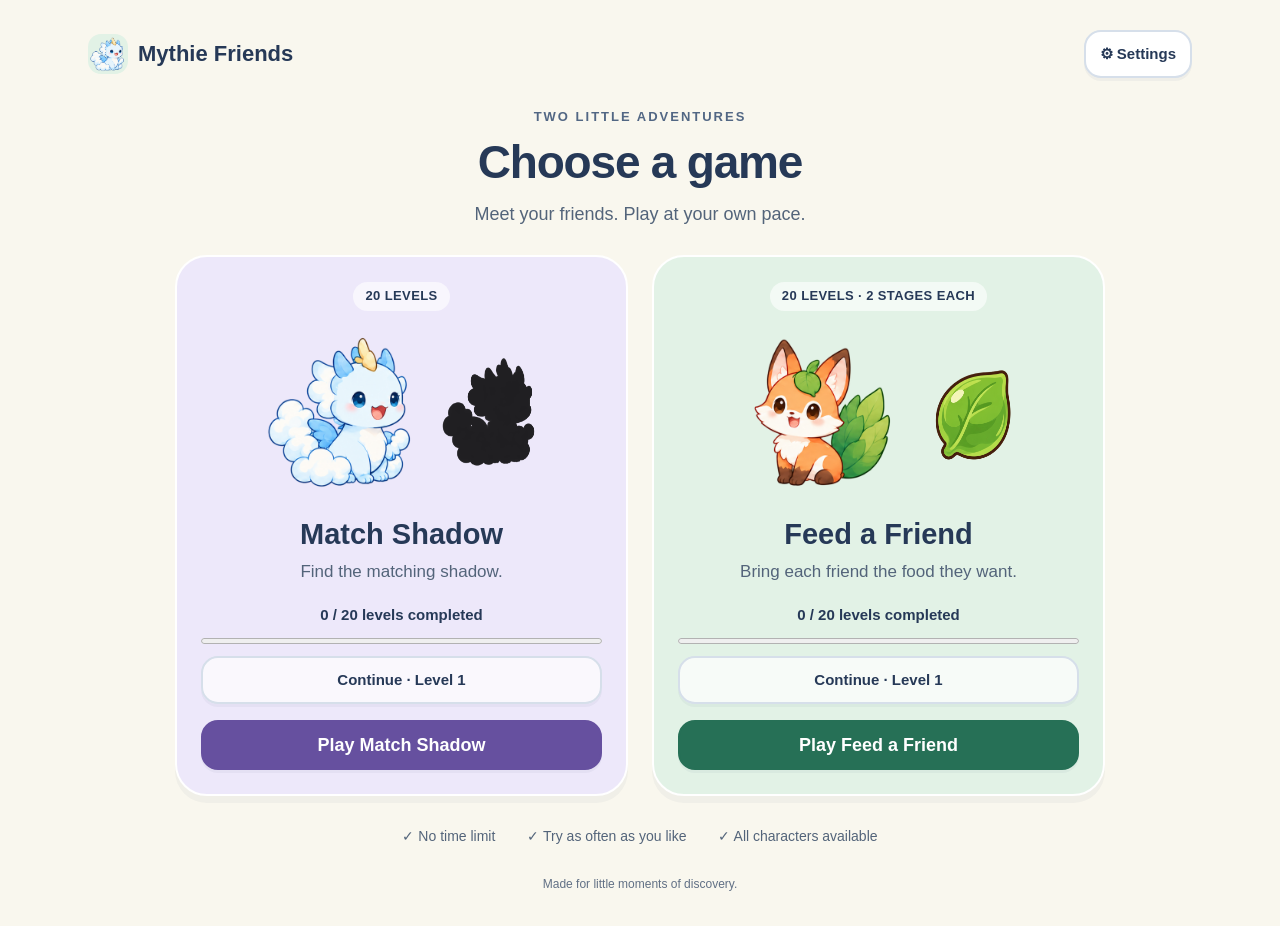
<file: Mythie-Freinds2.0/Mythie-Friends/index.html>
<!DOCTYPE html>
<html lang="en">
<head>
<meta charset="utf-8">
<meta name="viewport" content="width=device-width, initial-scale=1">
<meta name="theme-color" content="#f9f7ee">
<title>Mythie Friends — Two Little Adventures</title>
<link rel="stylesheet" href="style.css">
</head>
<body>
<main id="app" class="app"></main>
<div id="announcer" class="sr-only" aria-live="polite" aria-atomic="true"></div>
<dialog id="modal"></dialog>
<script src="i18n.js"></script>
<script src="audio.js"></script>
<script src="script.js"></script>
</body>
</html>
</file>
<file: Mythie-Freinds2.0/Mythie-Friends/style.css>
:root{--ink:#263957;--muted:#53647a;--cream:#f9f7ee;--blue:#dff0fc;--mint:#e2f2e6;--lav:#ede8fa;--line:#d6dfea;--green:#267056;--purple:#66509f;--shadow:0 7px 0 #2639570a;--radius:28px}
*{box-sizing:border-box}body{margin:0;background:var(--cream);color:var(--ink);font-family:"Trebuchet MS",Arial,sans-serif;font-size:18px;line-height:1.45}button,input{font:inherit}button{cursor:pointer;color:var(--ink);font-weight:700;border:2px solid var(--line);background:#fff;border-radius:17px;min-height:48px;padding:10px 19px;box-shadow:0 3px 0 #2639570b;transition:background .15s,transform .15s,border-color .15s}button:hover:not(:disabled){border-color:#6b82a5;background:#f6faff}button:active:not(:disabled){transform:translateY(2px)}button:focus-visible,input:focus-visible,[tabindex]:focus-visible{outline:4px solid #a35e08;outline-offset:4px}button:disabled{cursor:default;opacity:.6}svg{display:block;width:100%;height:100%;overflow:visible;pointer-events:none}h1,h2,h3,p{margin:0}h1{font-size:clamp(30px,4vw,46px);line-height:1.13;letter-spacing:-1.2px}h2{font-size:clamp(26px,3vw,34px);line-height:1.2}h3{font-size:23px}p{color:var(--muted)}.app{max-width:1160px;margin:auto;padding:24px 28px 32px;min-height:100dvh;position:relative}.topbar{display:flex;align-items:center;justify-content:space-between;gap:14px;min-height:60px;margin-bottom:22px}.brand{font-size:22px;font-weight:900;display:flex;align-items:center;gap:10px}.brand-mark{height:40px;width:40px;background:var(--mint);border-radius:13px;display:grid;place-items:center;font-size:24px}.tools{display:flex;gap:8px;align-items:center}.small{font-size:15px;padding:9px 14px}.kicker{font-size:13px;font-weight:900;letter-spacing:2px;color:#526784;text-transform:uppercase;margin-bottom:10px}.intro{text-align:center;margin:24px auto 28px}.intro p{margin-top:12px}.game-grid{display:grid;grid-template-columns:1fr 1fr;gap:24px;max-width:930px;margin:0 auto}.game-card{border:2px solid #fff;border-radius:32px;box-shadow:var(--shadow);overflow:hidden;background:var(--lav);padding:24px;text-align:center;position:relative}.game-card.feed{background:var(--mint)}.game-card .art-row{height:188px;display:flex;justify-content:center;align-items:center;gap:8px;margin:6px 0 12px}.art-row>div{width:170px;height:180px}.art-row>div.mini-art{width:110px;height:130px}.game-card h2{font-size:29px}.game-card p{margin:8px 0 20px;font-size:17px}.pill{display:inline-block;border-radius:100px;font-size:13px;letter-spacing:.4px;font-weight:900;background:#ffffff9c;padding:5px 12px}.primary{background:var(--purple);color:white;border-color:var(--purple);min-width:160px}.primary:hover:not(:disabled){background:#554186;color:#fff;border-color:#554186}.green{background:var(--green);border-color:var(--green)}.green:hover:not(:disabled){background:#19543f;border-color:#19543f}.game-card .primary{width:100%}.home-foot{display:flex;justify-content:center;gap:12px;flex-wrap:wrap;font-size:14px;color:var(--muted);margin:26px 0}.home-foot span{padding:4px 10px}.level-wrap{max-width:870px;margin:auto}.level-grid{display:grid;grid-template-columns:repeat(5,1fr);gap:16px;margin:28px 0}.level-btn{min-height:125px;padding:15px 8px;display:flex;flex-direction:column;align-items:center;justify-content:center;gap:4px;background:var(--blue);position:relative}.level-btn strong{font-size:32px}.level-btn span{font-size:13px;color:var(--muted)}.level-btn.done{background:var(--mint);border-color:#8ab6a3}.level-btn.done:after{content:'✓';position:absolute;right:10px;top:6px;color:var(--green)}.level-help{padding:20px 24px;background:white;border:1px solid var(--line);border-radius:22px;font-size:16px}.level-help p+p{margin-top:8px}.game-heading{text-align:center;flex:1}.game-heading h1{font-size:26px;letter-spacing:-.5px}.badges{display:flex;gap:8px;justify-content:center;margin-top:7px}.badge{background:var(--blue);padding:4px 14px;border-radius:100px;font-size:14px;font-weight:900}.instruction{text-align:center;font-size:22px;font-weight:900;margin:16px 0 18px}.board{background:var(--mint);border:2px solid #fff;border-radius:var(--radius);padding:18px;box-shadow:var(--shadow)}.characters{display:grid;gap:15px;grid-template-columns:repeat(var(--count),minmax(0,1fr))}.target{border:2px solid transparent;border-radius:24px;padding:12px;text-align:center;position:relative;background:#ffffff45;min-width:0}.target .creature{height:180px;max-width:220px;margin:0 auto}.target-name{font-size:17px;font-weight:900;margin-top:4px}.target.selected{border-color:#687bad;background:#ffffffad}.target.matched{border-color:#619981;background:#fff9}.target.matched:after{content:'✓';position:absolute;top:10px;right:12px;border-radius:100%;background:#267056;color:white;width:30px;height:30px;font-weight:900;display:grid;place-items:center}.target-btn{box-shadow:none;background:transparent;border:0;border-radius:16px;padding:0;width:100%;display:block}.target-btn:hover:not(:disabled){background:#fff8}.target-btn:disabled{opacity:1}.many .target .creature{height:140px}.many .target{padding:9px 4px}.tray{background:var(--lav);border:2px solid #fff;border-radius:var(--radius);padding:18px;margin-top:18px;box-shadow:var(--shadow)}.choices{display:grid;grid-template-columns:repeat(var(--count),minmax(0,1fr));gap:15px;max-width:850px;margin:auto}.choice{position:relative;border:2px solid #d7d5e4;border-radius:22px;background:#fffcf7;padding:10px;min-width:0;display:flex;flex-direction:column;align-items:center;justify-content:center}.choice .creature{height:150px;max-width:190px;width:100%}.choice .food-art{height:97px;width:115px;max-width:100%}.choice .label{font-size:16px;margin-top:5px;line-height:1.2}.choice.correct{border-color:#568771;background:#e4f4e9;opacity:1}.choice.correct:after{content:'✓';position:absolute;top:6px;right:10px;color:var(--green)}.choice.chosen{border-color:var(--purple);outline:3px solid #66509f40;background:white}.choice.hinted{border:3px dashed #8e640e;background:#fff6d9}.feeding .characters{max-width:820px;margin:auto}.feeding .target{background:#ffffff60}.request{border-radius:20px;background:#fff;border:1px solid #b9cbd5;padding:8px 14px;display:flex;justify-content:center;align-items:center;gap:10px;max-width:350px;margin:0 auto 5px;font-size:17px;font-weight:900;min-height:69px}.request .food-art{height:50px;width:60px;flex-shrink:0}.feeding .creature{height:147px}.bowl{display:flex;align-items:center;justify-content:center;gap:7px;width:100%;max-width:260px;min-height:62px;margin:9px auto 0;border:2px dashed #6b92a7;border-radius:12px 12px 30px 30px;background:#e8f6ff;font-size:16px;box-shadow:none}.bowl.over{background:#fff3c4;border-color:#8c610a;outline:3px solid #edcc85}.bowl.fed{border-style:solid;background:#e4f2e7;border-color:#669982;opacity:1;color:#235740}.bowl .food-art{width:46px;height:40px}.food-choice{touch-action:none;user-select:none;-webkit-user-select:none;cursor:grab}.food-choice:active{cursor:grabbing}.handle{height:4px;width:25px;border-radius:20px;background:#c3bcd7;margin:0 auto 5px}.drag-source{opacity:.35}.drag-ghost{position:fixed;z-index:80;pointer-events:none;width:125px;padding:10px;background:#fff;border:3px solid #66509f;border-radius:22px;box-shadow:0 14px 30px #26395735;transform:translate(-50%,-50%)}.drag-ghost .food-art{height:85px}.drag-ghost .label{font-size:14px;text-align:center;font-weight:700}.feedback-bar{display:flex;align-items:center;gap:14px;min-height:78px;padding:16px 2px}.feedback-bar .status{flex:1;font-weight:700;font-size:18px;text-align:center}.status.success{color:#246044}.status.retry{color:#725313}.hint-btn{background:#fff2c8;border-color:#dbc890}.next-slot:empty{display:none}.help-line{text-align:center;font-size:13px;color:var(--muted);margin-top:3px}.round-end{text-align:center;margin:50px auto;max-width:600px;background:white;border-radius:32px;padding:35px;border:2px solid var(--line)}.round-end .creature{height:180px;width:200px;margin:0 auto 16px}.round-end p{margin:16px 0 24px}.button-row{display:flex;gap:12px;justify-content:center;flex-wrap:wrap}.check-mark{width:64px;height:64px;border-radius:22px;background:var(--mint);font-size:38px;margin:0 auto 20px;color:var(--green)}dialog{color:var(--ink);border:2px solid #d9e0eb;border-radius:28px;padding:28px;max-width:460px;width:calc(100% - 32px);background:#fffcf7;box-shadow:0 25px 80px #14274430}dialog::backdrop{background:#192c4f66}dialog h2{margin-bottom:15px}dialog p{margin-bottom:20px}.setting{display:flex;gap:15px;align-items:center;justify-content:space-between;padding:17px 0;border-top:1px solid var(--line)}.setting label{font-weight:700}.setting small{display:block;color:var(--muted);font-size:13px;font-weight:400}.setting input{width:25px;height:25px;accent-color:var(--green)}dialog .primary{width:100%;margin-top:18px}.sr-only{position:absolute;width:1px;height:1px;padding:0;margin:-1px;overflow:hidden;clip:rect(0,0,0,0);white-space:nowrap;border:0}.fade-in{animation:appear .24s ease-out}@keyframes appear{from{opacity:.45;transform:translateY(5px)}to{opacity:1;transform:none}}body.reduced *,body.reduced *:before,body.reduced *:after{animation:none!important;transition:none!important;scroll-behavior:auto!important}footer{text-align:center;font-size:12px;color:#617085;margin-top:26px}.mobile-title{display:none}
@media(prefers-reduced-motion:reduce){*{animation:none!important;transition:none!important}}
@media(max-width:760px){.app{padding:16px}.topbar{gap:8px;flex-wrap:wrap;margin-bottom:12px}.game-heading{order:3;flex-basis:100%;margin-top:8px}.brand{font-size:19px}.tools .small{padding:8px 11px;font-size:13px}.game-grid{gap:15px}.game-card{padding:18px 14px}.game-card .art-row{height:145px}.art-row>div{height:135px;width:125px}.art-row>div.mini-art{width:75px;height:90px}.game-card h2{font-size:23px}.game-card p{font-size:15px;min-height:44px}.level-grid{gap:10px}.level-btn{min-height:105px}.characters,.choices{gap:10px}.target .creature{height:155px}.choice .creature{height:125px}.many .target .creature{height:108px}.board,.tray{padding:12px}.request{font-size:15px;padding:7px;gap:4px}.request .food-art{width:43px;height:44px}.feeding .creature{height:130px}.feedback-bar{flex-wrap:wrap;gap:8px}.feedback-bar .status{font-size:16px;min-width:140px}.choice .label{font-size:14px}.choice .food-art{height:76px;width:90px}.instruction{font-size:20px}.bowl{font-size:14px;min-height:59px}.help-line{font-size:12px}}
@media(max-width:480px){.game-grid{grid-template-columns:1fr}.game-card{padding:18px 22px}.game-card .art-row{height:125px;margin:0}.game-card p{min-height:0;margin:6px 0 14px}.intro{margin:16px 0 22px}.intro p{font-size:16px}.level-grid{grid-template-columns:repeat(2,1fr)}.level-btn{min-height:87px;flex-direction:row;gap:15px}.level-btn strong{font-size:28px}.characters.many{grid-template-columns:repeat(2,1fr)}.choices.four{grid-template-columns:repeat(2,1fr)}.target{padding:6px}.target .creature{height:136px}.feeding .creature{height:106px}.request{flex-direction:column;font-size:13px;gap:0;min-height:94px}.request .food-art{height:42px;width:48px}.feeding .target-name{font-size:15px}.bowl{font-size:12px;min-height:53px;padding:7px}.choice .creature{height:100px}.choice{padding:7px}.choice .food-art{height:70px}.feedback-bar .status{order:3;flex-basis:100%;min-height:26px}.next-slot{margin-left:auto}.home-foot{gap:0;margin:17px 0}.round-end{padding:24px 18px;margin:25px auto}}

/* Unmodified, original PNG atlases; each cell is displayed without other cells. */
:root{--original-characters:url("assets/characters.png");--original-foods:url("assets/original-foods.png")}
.sprite-viewport{display:flex;align-items:center;justify-content:center;width:100%;height:100%;pointer-events:none}
.original-character,.original-food{display:block;flex:none;height:100%;aspect-ratio:1;max-width:100%;background-repeat:no-repeat;pointer-events:none}
.original-character{background-image:var(--original-characters);background-size:400% 200%}
.original-food{background-image:var(--original-foods);background-size:300% 200%}
.original-shadow{filter:brightness(0);opacity:.87}

/* Correct shadow answers travel down and stay in their destination. */
.shadow-flyer{position:fixed;z-index:100;pointer-events:none;transform-origin:top left}
.shadow-game .target.matched .creature{visibility:hidden}
.shadow-game .target.matched{border-style:dashed;background:#ffffff35}
.new-food{display:block;flex:none;height:100%;aspect-ratio:1;max-width:100%;background-size:contain;background-position:center;background-repeat:no-repeat;pointer-events:none}
.feeding .characters:has(>.target:nth-child(3)){max-width:100%}
.feeding .characters:has(>.target:nth-child(3)) .request{font-size:15px}
@media(max-width:760px){.feeding .characters.many{grid-template-columns:repeat(3,minmax(0,1fr));gap:5px}.feeding .many .request{flex-direction:column;min-height:105px;font-size:12px!important;padding:5px}.feeding .many .target .creature{height:105px}.feeding .many .target-name{font-size:14px}.feeding .many .bowl{font-size:12px;padding:6px;min-height:64px}.feeding .many .target{padding:5px 2px}}
@media(max-width:480px){.feeding .many .target .creature{height:83px}.feeding .many .request .food-art{width:42px;height:42px}.feeding .many .bowl{font-size:11px}.feeding .many .bowl .food-art{width:28px;height:28px;flex-shrink:0}.feeding .many .bowl.fed{flex-direction:column}.feeding .many .target-name{font-size:13px}}
.food-flame{background-image:url("assets/flame-cookie.png")}.food-shell{background-image:url("assets/shell-jelly.png")}.food-flower{background-image:url("assets/flower-cookie.png")}
/* Touch layouts and Thai typography. Keep all three feeding bowls in one row. */
html{scroll-padding:16px}body{font-family:"Trebuchet MS",Tahoma,Arial,sans-serif}
button{touch-action:manipulation}select{font:inherit;min-height:48px;max-width:55%;border:2px solid var(--line);border-radius:12px;background:white;color:var(--ink);padding:8px}
select:focus-visible{outline:4px solid #a35e08;outline-offset:3px}
html[lang="th"] h1,html[lang="th"] h2{line-height:1.4;letter-spacing:0}
html[lang="th"] .kicker{letter-spacing:0}
.setting input{flex-shrink:0;width:32px;height:32px;margin:6px;cursor:pointer}
.setting:has(input){min-height:64px}.setting label{flex:1;cursor:pointer}
.mute-button{width:100%;margin:8px 0 16px;background:var(--lav)}
dialog{max-height:calc(100dvh - 32px);overflow-y:auto;overscroll-behavior:contain}
dialog .settings-note{font-size:13px;margin:12px 0 0}
.food-choice{touch-action:none}.request span,.label{overflow-wrap:anywhere}
@media(max-width:760px){
 .tools{flex-wrap:wrap;justify-content:flex-end}.topbar>.brand{flex:1;justify-content:center}
 .topbar:has(.game-heading)>.small{margin-right:auto}
 .topbar:has(.game-heading) .tools{gap:5px}.tools .small{font-size:12px;padding:8px}
 .game-heading{margin-top:0}.game-heading h1{font-size:23px}.instruction{margin:8px 0 12px}
}
@media(max-width:480px){
 .app{padding:12px max(10px,env(safe-area-inset-right)) max(18px,env(safe-area-inset-bottom)) max(10px,env(safe-area-inset-left))}
 .topbar{gap:6px}.topbar>.brand{font-size:16px;gap:5px}.brand-mark{width:30px;height:30px;flex-shrink:0}
 .topbar>.small{padding:8px 10px;font-size:13px}.topbar:has(.game-heading){margin-bottom:8px}
 .game-heading h1{font-size:21px}.badge{font-size:12px;padding:3px 10px}.badges{margin-top:4px}
 .board,.tray{padding:8px;border-radius:20px}.tray{margin-top:10px}
 .instruction{font-size:17px}.feeding .characters{gap:5px}
 .feeding .target .creature,.feeding .many .target .creature{height:clamp(62px,20vw,85px)}
 .feeding .request,.feeding .many .request{min-height:84px;font-size:12px!important;padding:4px;line-height:1.35}
 .feeding .request .food-art{height:36px;width:40px}.feeding .target-name{font-size:13px;margin-top:0}
 .feeding .bowl,.feeding .many .bowl{font-size:12px;min-height:58px;padding:6px 3px;line-height:1.3;margin-top:5px}
 .feeding .bowl.fed{flex-direction:column;gap:0}.bowl .food-art{height:25px;width:28px}
 .feeding .choices.four{grid-template-columns:repeat(4,minmax(0,1fr));gap:5px}
 .feeding .choice{padding:5px 3px;min-height:97px}.feeding .choice .food-art{height:52px;width:58px}
 .feeding .choice .label{font-size:12px;line-height:1.35;margin-top:2px}.handle{margin-bottom:2px;width:20px}
 .feedback-bar{padding:10px 0;min-height:64px}.feedback-bar .status{font-size:14px;line-height:1.4}
 .feedback-bar .primary{font-size:14px;min-width:130px}.help-line{font-size:11px}
 .level-btn{gap:8px}.level-btn span{font-size:12px}.level-help{padding:16px;font-size:15px}
 dialog{padding:20px}dialog h2{font-size:25px}.setting{padding:12px 0;font-size:16px}
 .game-card h2{font-size:25px}
}
@media(max-height:500px) and (orientation:landscape){
 .feeding .board{padding:6px}.feeding .request{min-height:48px;flex-direction:row;font-size:12px!important}
 .feeding .target .creature,.feeding .many .target .creature{height:64px}
 .feeding .bowl{min-height:48px}.feeding .tray{position:sticky;bottom:6px;z-index:5}
 .feeding .choice .food-art{height:40px}.feeding .choice{padding:4px}.feeding .choice .label{font-size:12px}
}
@font-face{font-family:MythieThai;src:url("assets/NotoSansThai.ttf") format("truetype");font-weight:100 900;font-style:normal;font-display:swap}
html[lang="th"] body{font-family:MythieThai,Tahoma,Arial,sans-serif}
/* Forty-level edition: progress, replay, and readable five-choice boards. */
.progress-card{display:grid;gap:9px;margin:14px 0 16px;font-size:15px;font-weight:700}
.progress-card progress{width:100%;height:12px;accent-color:var(--green)}
.progress-card button{width:100%;background:#ffffffb8}
.reset-banner{max-width:930px;margin:24px auto 0;padding:22px;text-align:center;background:var(--blue);border:2px solid white;border-radius:24px}
.reset-banner h2{font-size:24px}.reset-banner p{margin:10px 0 16px;font-size:16px}
@media(max-width:760px){.choices.five{grid-template-columns:repeat(3,minmax(0,1fr))}}
@media(max-width:480px){
 .feeding .choices.five{grid-template-columns:repeat(3,minmax(0,1fr));gap:7px}
 .feeding .choices.five .choice{min-height:98px}.feeding .choices.five .food-art{height:58px}
 .shadow-game .choices.five .creature{height:82px}
 .progress-card{font-size:14px}.reset-banner{padding:18px}.reset-banner h2{font-size:22px}
}
</file>
